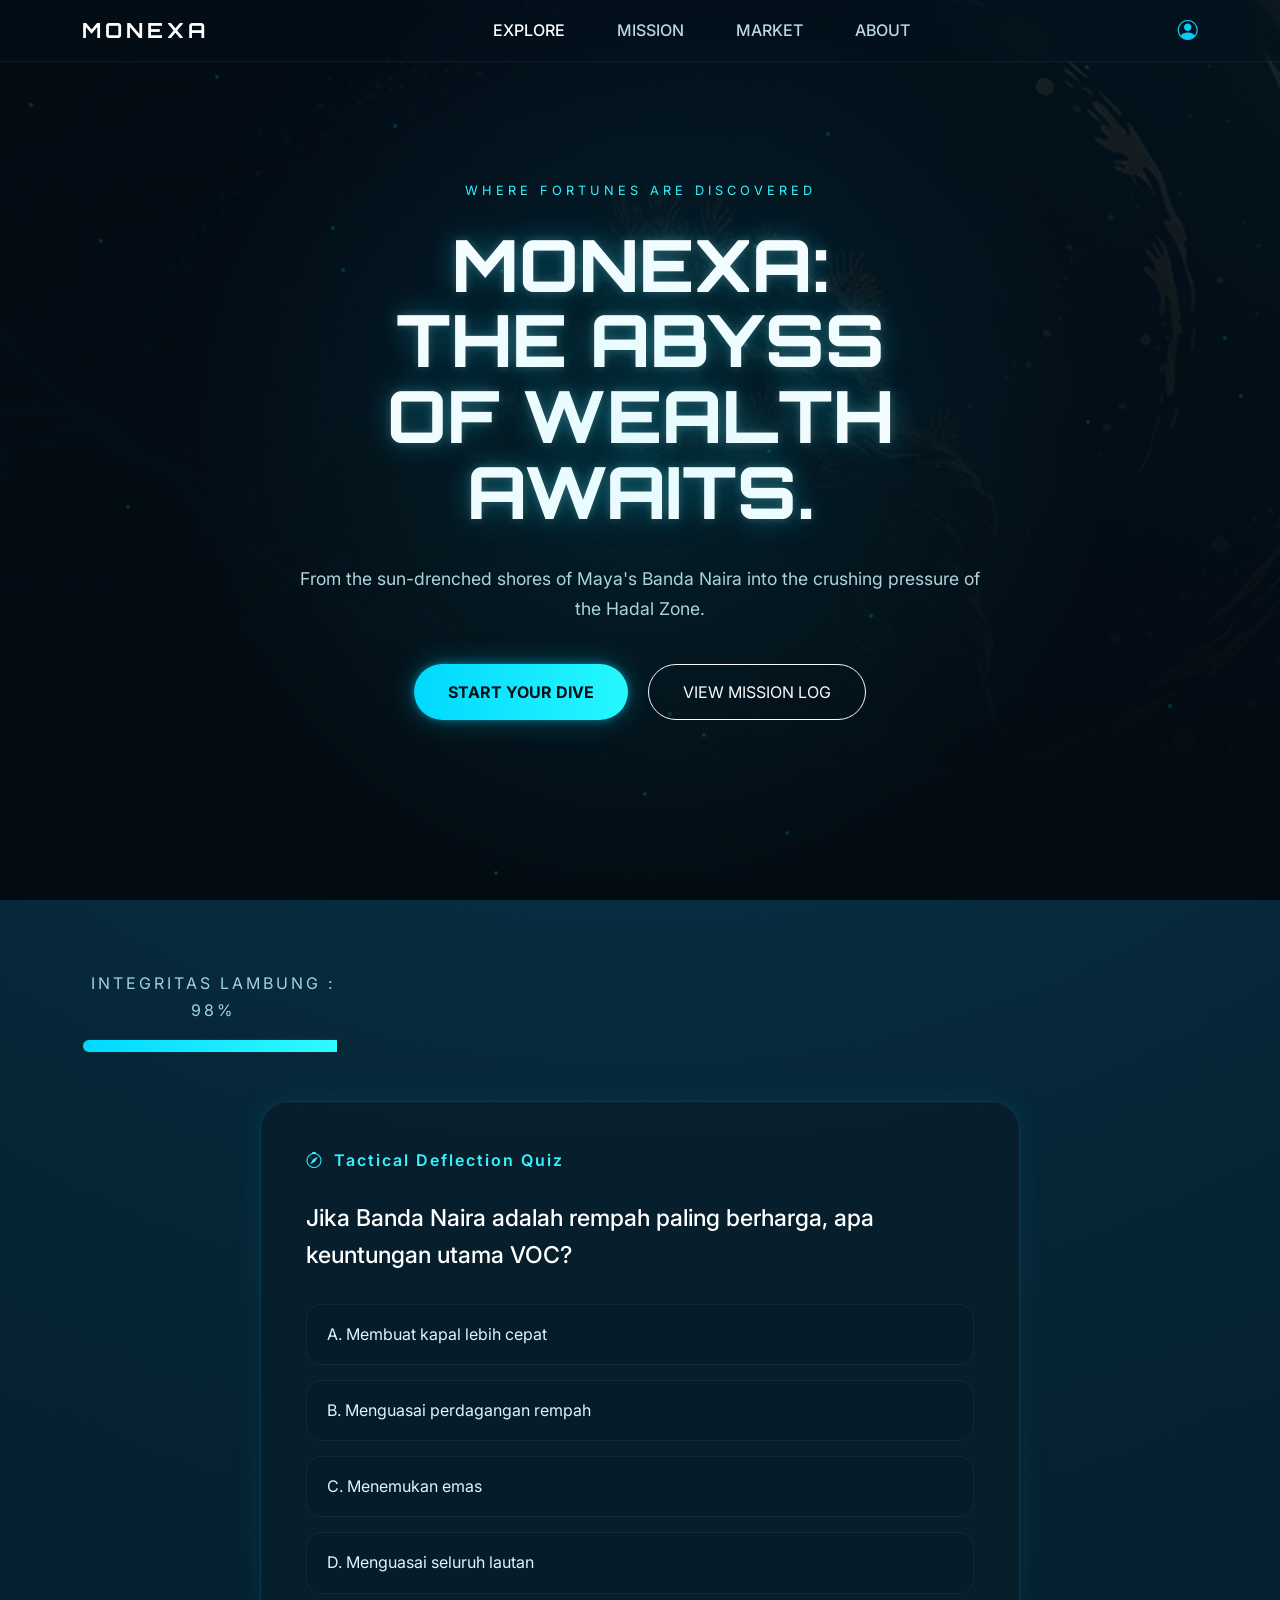
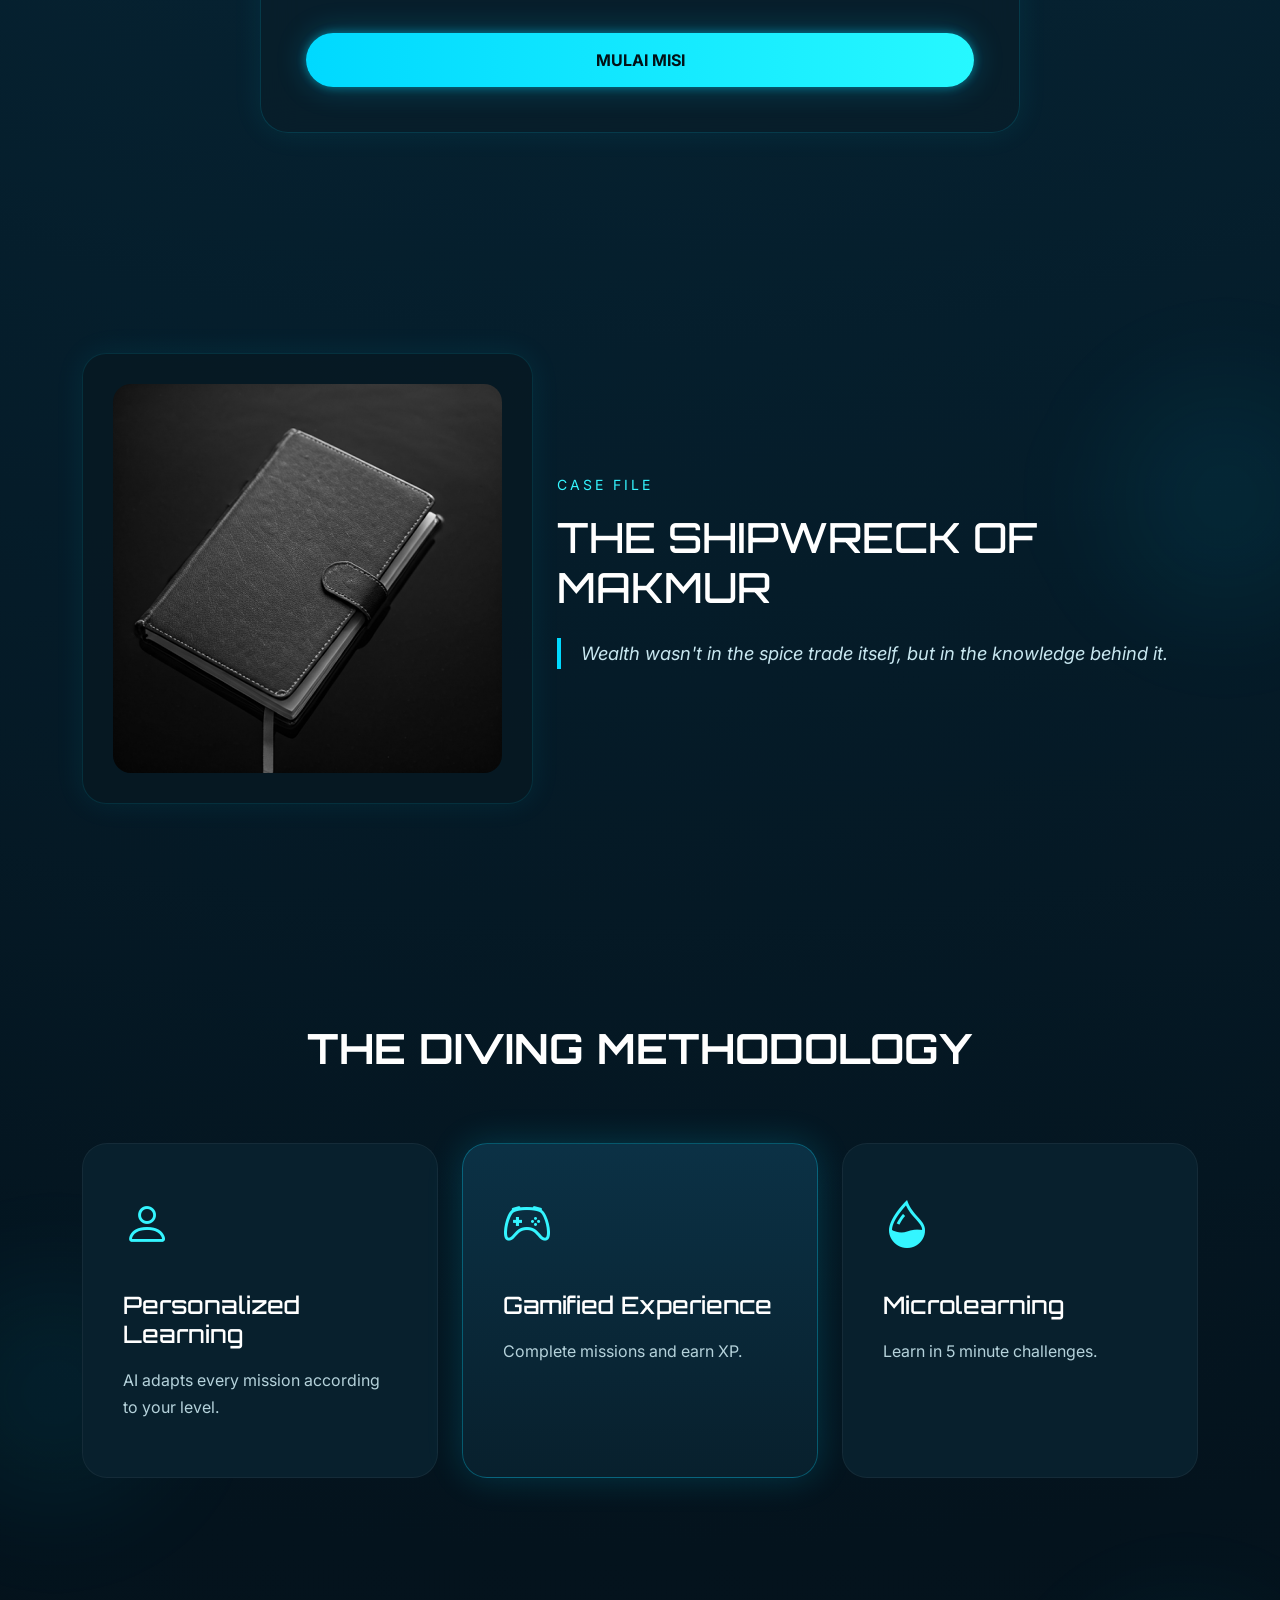
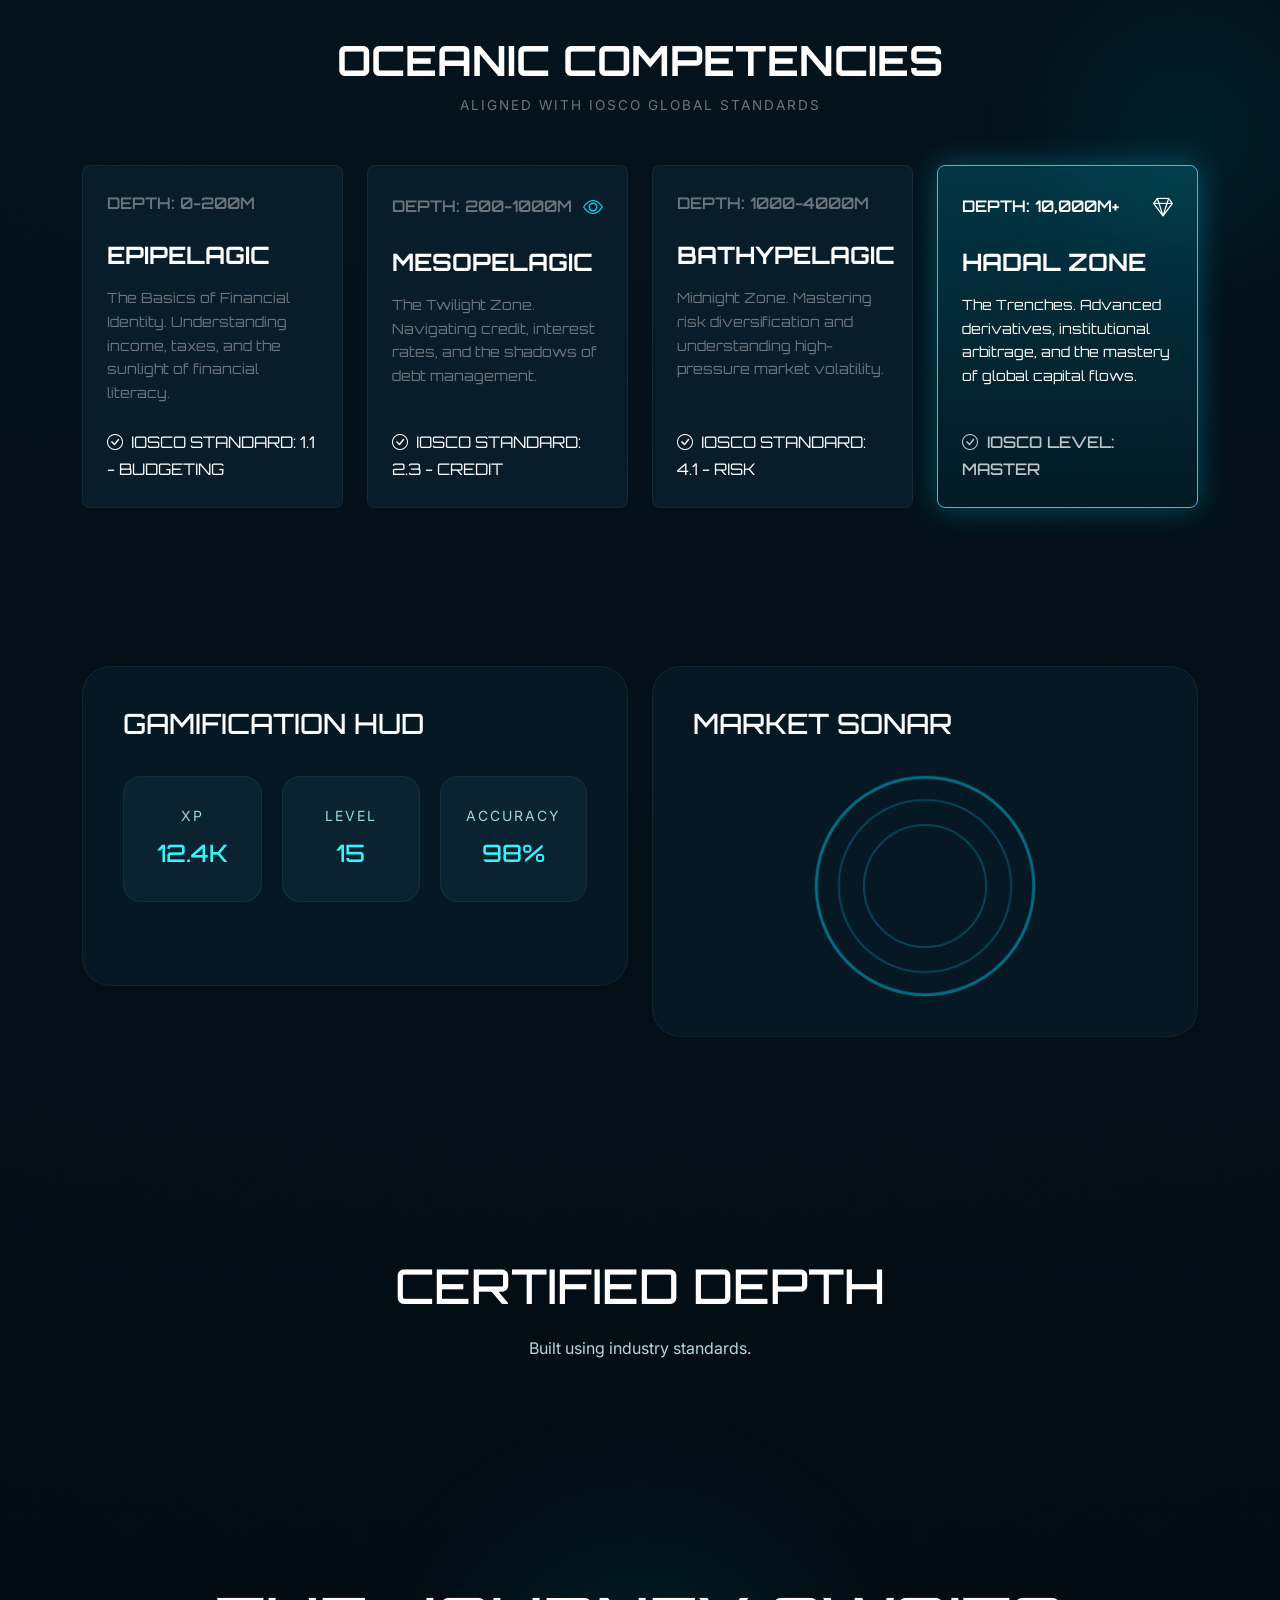
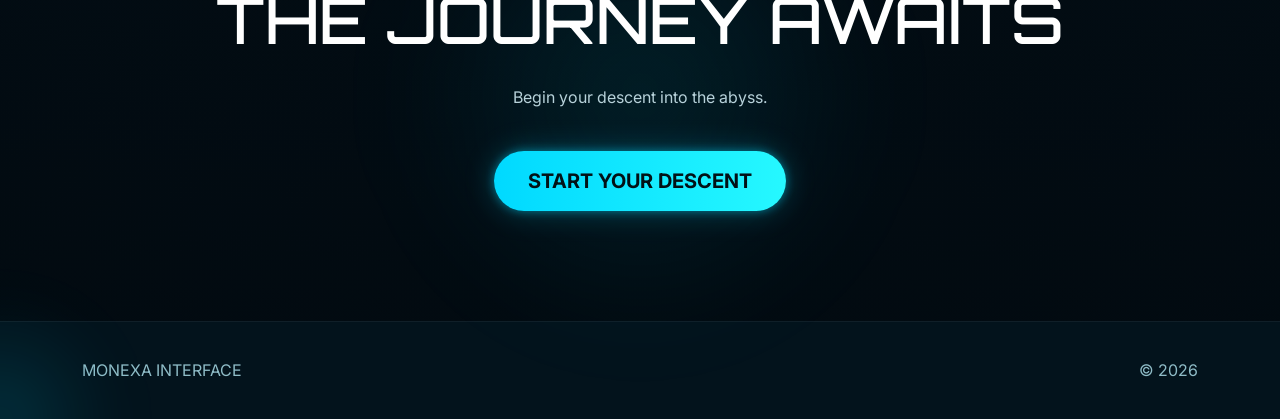
<file: index.html>
<!DOCTYPE html>
<html lang="en">
  <head>
    <meta charset="UTF-8" />
    <meta name="viewport" content="width=device-width, initial-scale=1" />

    <title>MONEXA</title>

    <!-- Bootstrap -->
    <link
      href="https://cdn.jsdelivr.net/npm/bootstrap@5.3.7/dist/css/bootstrap.min.css"
      rel="stylesheet"
    />

    <!-- Bootstrap Icons -->
    <link
      rel="stylesheet"
      href="https://cdn.jsdelivr.net/npm/bootstrap-icons@1.11.3/font/bootstrap-icons.min.css"
    />

    <!-- Google Font -->
    <link
      href="https://fonts.googleapis.com/css2?family=Orbitron:wght@400;600;700;800&family=Inter:wght@300;400;500;600&display=swap"
      rel="stylesheet"
    />

    <!-- CSS -->
    <link rel="stylesheet" href="css/style.css" />
  </head>

  <body>
    <!-- ================= NAVBAR ================= -->

    <nav class="navbar navbar-expand-lg navbar-dark fixed-top">
      <div class="container">
        <a class="navbar-brand fw-bold logo" href="#"> MONEXA </a>

        <button
          class="navbar-toggler"
          data-bs-toggle="collapse"
          data-bs-target="#menu"
        >
          <span class="navbar-toggler-icon"></span>
        </button>

        <div class="collapse navbar-collapse" id="menu">
          <ul class="navbar-nav mx-auto">
            <li class="nav-item">
              <a class="nav-link active">EXPLORE</a>
            </li>

            <li class="nav-item">
              <a class="nav-link">MISSION</a>
            </li>

            <li class="nav-item">
              <a class="nav-link">MARKET</a>
            </li>

            <li class="nav-item">
              <a class="nav-link">ABOUT</a>
            </li>
          </ul>

          <div>
            <i class="bi bi-person-circle text-info fs-5"></i>
          </div>
        </div>
      </div>
    </nav>

    <!-- ================= HERO ================= -->

    <section id="hero">
      <div class="container">
        <div class="row justify-content-center">
          <div class="col-lg-9 text-center">
            <small class="hero-small"> WHERE FORTUNES ARE DISCOVERED </small>

            <h1>
              MONEXA:
              <br />

              THE ABYSS
              <br />

              OF WEALTH AWAITS.
            </h1>

            <p>
              From the sun-drenched shores of Maya's Banda Naira into the
              crushing pressure of the Hadal Zone.
            </p>

            <div class="hero-buttons">
              <button class="btn btn-cyan">START YOUR DIVE</button>

              <button class="btn btn-outline-light">VIEW MISSION LOG</button>
            </div>
          </div>
        </div>
      </div>
    </section>

    <!-- ================= PROGRESS ================= -->

    <!-- ================= QUIZ ================= -->

    <section class="quiz-section">
      <div class="container">
        <div class="row">
          <div class="col-md-3">
            <div class="progress-title">INTEGRITAS LAMBUNG : 98%</div>

            <div class="progress">
              <div class="progress-bar"></div>
            </div>
          </div>
        </div>
        <div class="quiz-card mt-5">
          <div class="quiz-header">
            <i class="bi bi-compass"></i>

            Tactical Deflection Quiz
          </div>

          <h5>
            Jika Banda Naira adalah rempah paling berharga, apa keuntungan utama
            VOC?
          </h5>

          <button class="option">A. Membuat kapal lebih cepat</button>

          <button class="option">B. Menguasai perdagangan rempah</button>

          <button class="option">C. Menemukan emas</button>

          <button class="option">D. Menguasai seluruh lautan</button>

          <button class="btn btn-cyan w-100 mt-4">MULAI MISI</button>
        </div>
      </div>
    </section>

    <!-- ================= SHIPWRECK ================= -->

    <section class="shipwreck">
      <div class="container">
        <div class="row align-items-center">
          <div class="col-lg-5">
            <div class="image-box">
              <img src="assets/notebook.png" class="img-fluid" />
            </div>
          </div>

          <div class="col-lg-7">
            <small> CASE FILE </small>

            <h2>THE SHIPWRECK OF MAKMUR</h2>

            <blockquote>
              Wealth wasn't in the spice trade itself, but in the knowledge
              behind it.
            </blockquote>
          </div>
        </div>
      </div>
    </section>

    <!-- ================= METHODOLOGY ================= -->

    <section class="method">
      <div class="container">
        <h2 class="section-title">THE DIVING METHODOLOGY</h2>

        <div class="row g-4">
          <div class="col-lg-4">
            <div class="feature-card">
              <i class="bi bi-person"></i>

              <h4>Personalized Learning</h4>

              <p>AI adapts every mission according to your level.</p>
            </div>
          </div>

          <div class="col-lg-4">
            <div class="feature-card active-card">
              <i class="bi bi-controller"></i>

              <h4>Gamified Experience</h4>

              <p>Complete missions and earn XP.</p>
            </div>
          </div>

          <div class="col-lg-4">
            <div class="feature-card">
              <i class="bi bi-droplet-half"></i>

              <h4>Microlearning</h4>

              <p>Learn in 5 minute challenges.</p>
            </div>
          </div>
        </div>
      </div>
    </section>

    <!-- ================= COMPETENCIES ================= -->

    <section class="competencies py-5">
      <div class="container">
        <div class="text-center mb-5">
          <h2 class="section-title fw-bold text-white mb-2">
            OCEANIC COMPETENCIES
          </h2>
          <small
            class="text-secondary tracking-widest d-block"
            style="font-size: 0.85rem; letter-spacing: 2px"
          >
            ALIGNED WITH IOSCO GLOBAL STANDARDS
          </small>
        </div>

        <div class="row g-4">
          <div class="col-xl-3 col-md-6">
            <div
              class="level-card d-flex flex-column h-100 p-4 rounded-3 text-start"
            >
              <div
                class="d-flex justify-content-between align-items-center mb-4"
              >
                <span
                  class="depth-text tracking-wider text-uppercase text-secondary fw-semibold"
                  >Depth: 0-200M</span
                >
                <i class="bi bi-drop text-info fs-5"></i>
              </div>
              <h4 class="fw-bold text-white mb-3">EPIPELAGIC</h4>
              <p class="text-secondary small flex-grow-1 mb-4">
                The Basics of Financial Identity. Understanding income, taxes,
                and the sunlight of financial literacy.
              </p>
              <div class="iosco-badge mt-auto">
                <i class="bi bi-check-circle me-1"></i> IOSCO STANDARD: 1.1 -
                BUDGETING
              </div>
            </div>
          </div>

          <div class="col-xl-3 col-md-6">
            <div
              class="level-card d-flex flex-column h-100 p-4 rounded-3 text-start"
            >
              <div
                class="d-flex justify-content-between align-items-center mb-4"
              >
                <span
                  class="depth-text tracking-wider text-uppercase text-secondary fw-semibold"
                  >Depth: 200-1000M</span
                >
                <i class="bi bi-eye text-info fs-5"></i>
              </div>
              <h4 class="fw-bold text-white mb-3">MESOPELAGIC</h4>
              <p class="text-secondary small flex-grow-1 mb-4">
                The Twilight Zone. Navigating credit, interest rates, and the
                shadows of debt management.
              </p>
              <div class="iosco-badge mt-auto">
                <i class="bi bi-check-circle me-1"></i> IOSCO STANDARD: 2.3 -
                CREDIT
              </div>
            </div>
          </div>

          <div class="col-xl-3 col-md-6">
            <div
              class="level-card d-flex flex-column h-100 p-4 rounded-3 text-start"
            >
              <div
                class="d-flex justify-content-between align-items-center mb-4"
              >
                <span
                  class="depth-text tracking-wider text-uppercase text-secondary fw-semibold"
                  >Depth: 1000-4000M</span
                >
                <i class="bi bi-waves text-info fs-5"></i>
              </div>
              <h4 class="fw-bold text-white mb-3">BATHYPELAGIC</h4>
              <p class="text-secondary small flex-grow-1 mb-4">
                Midnight Zone. Mastering risk diversification and understanding
                high-pressure market volatility.
              </p>
              <div class="iosco-badge mt-auto">
                <i class="bi bi-check-circle me-1"></i> IOSCO STANDARD: 4.1 -
                RISK
              </div>
            </div>
          </div>

          <div class="col-xl-3 col-md-6">
            <div
              class="level-card active-level d-flex flex-column h-100 p-4 rounded-3 text-start"
            >
              <div
                class="d-flex justify-content-between align-items-center mb-4"
              >
                <span
                  class="depth-text tracking-wider text-uppercase fw-semibold text-darkopacity"
                  >Depth: 10,000M+</span
                >
                <i class="bi bi-gem text-white fs-5"></i>
              </div>
              <h4 class="fw-bold text-white mb-3">HADAL ZONE</h4>
              <p class="text-white small flex-grow-1 mb-4 opacity-90">
                The Trenches. Advanced derivatives, institutional arbitrage, and
                the mastery of global capital flows.
              </p>
              <div class="iosco-badge text-white mt-auto opacity-75 fw-medium">
                <i class="bi bi-check-circle me-1"></i> IOSCO LEVEL: MASTER
              </div>
            </div>
          </div>
        </div>
      </div>
    </section>

    <!-- ================= DASHBOARD ================= -->

    <section class="dashboard">
      <div class="container">
        <div class="row g-4">
          <div class="col-lg-6">
            <div class="dashboard-card">
              <h3>GAMIFICATION HUD</h3>

              <div class="hud">
                <div>
                  <small>XP</small>

                  <h4>12.4K</h4>
                </div>

                <div>
                  <small>LEVEL</small>

                  <h4>15</h4>
                </div>

                <div>
                  <small>ACCURACY</small>

                  <h4>98%</h4>
                </div>
              </div>
            </div>
          </div>

          <div class="col-lg-6">
            <div class="dashboard-card">
              <h3>MARKET SONAR</h3>

              <div class="sonar-circle"></div>
            </div>
          </div>
        </div>
      </div>
    </section>

    <!-- ================= CERTIFICATION ================= -->

    <section class="certificate">
      <div class="container text-center">
        <h2>CERTIFIED DEPTH</h2>

        <p>Built using industry standards.</p>
      </div>
    </section>

    <!-- ================= CTA ================= -->

    <section class="cta">
      <div class="container text-center">
        <h1>THE JOURNEY AWAITS</h1>

        <p>Begin your descent into the abyss.</p>

        <button class="btn btn-cyan btn-lg">START YOUR DESCENT</button>
      </div>
    </section>

    <!-- ================= FOOTER ================= -->

    <footer>
      <div class="container">
        <div class="row">
          <div class="col">MONEXA INTERFACE</div>

          <div class="col text-end">© 2026</div>
        </div>
      </div>
    </footer>

    <script src="https://cdn.jsdelivr.net/npm/bootstrap@5.3.7/dist/js/bootstrap.bundle.min.js"></script>

    <script src="js/script.js"></script>
  </body>
</html>
</file>
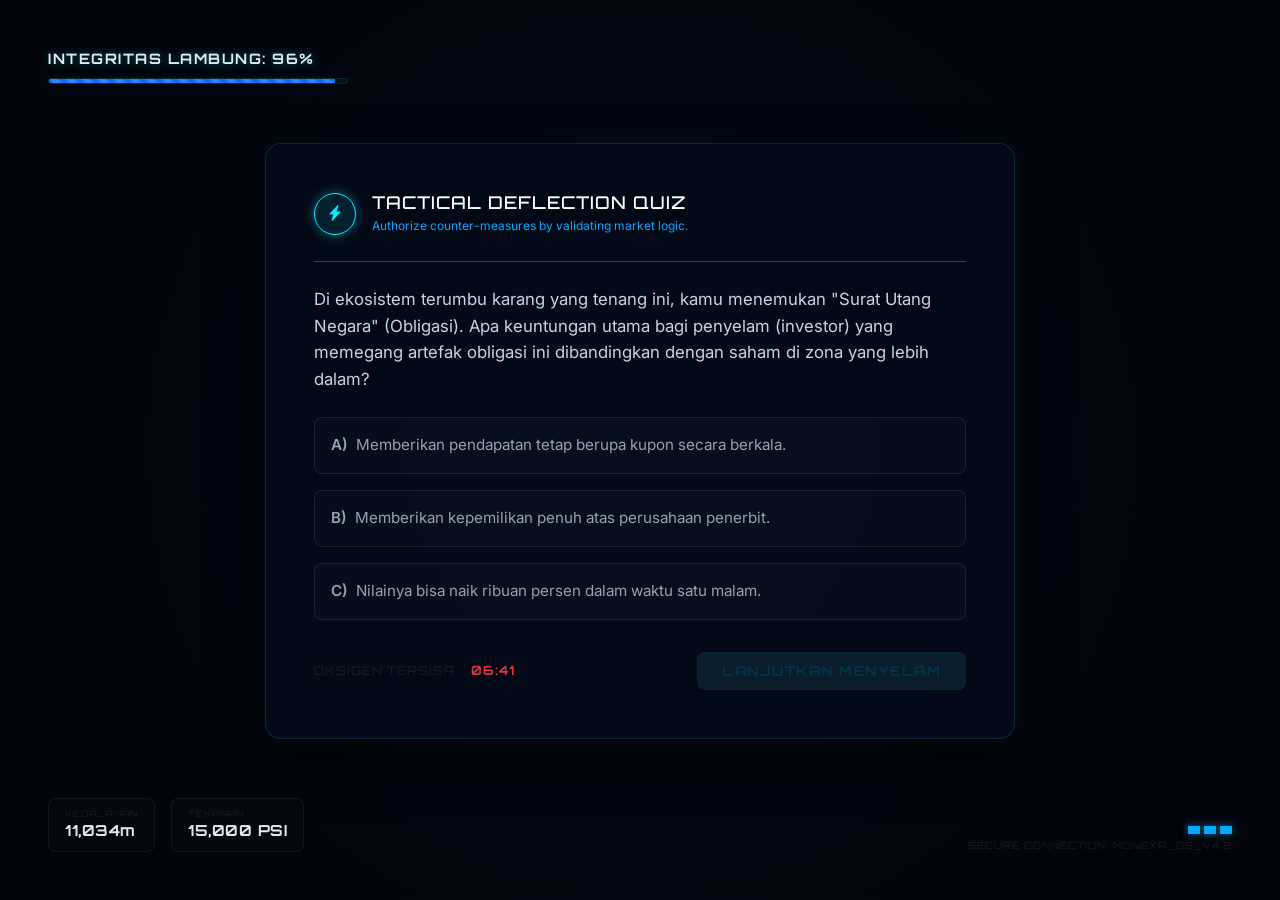
<file: quiz.html>
<!DOCTYPE html>
<html lang="id">
<head>
    <meta charset="UTF-8">
    <meta name="viewport" content="width=device-width, initial-scale=1.0">
    <title>Monexa OS - Tactical Deflection Quiz</title>
    <link href="https://cdn.jsdelivr.net/npm/bootstrap@5.3.2/dist/css/bootstrap.min.css" rel="stylesheet">
    <link rel="stylesheet" href="https://cdn.jsdelivr.net/npm/bootstrap-icons@1.11.2/font/bootstrap-icons.css">
    <link href="https://fonts.googleapis.com/css2?family=Orbitron:wght@500;700;800&family=Inter:wght@400;500;600&display=swap" rel="stylesheet">
    <link rel="stylesheet" href="css/style-quiz.css">
</head>
<body>

    <main class="quiz-screen d-flex flex-column justify-content-between p-4 p-md-5">
        
        <div class="header-status">
            <div class="hud-label text-cyan mb-2">INTEGRITAS LAMBUNG: <span id="hull-value">96%</span></div>
            <div class="progress custom-progress bg-dark-cyan">
                <div class="progress-bar bg-cyan progress-bar-striped progress-bar-animated" style="width: 96%"></div>
            </div>
        </div>

        <div class="container my-auto">
            <div class="quiz-main-card mx-auto p-4 p-md-5">
                
                <div class="d-flex align-items-center mb-4">
                    <div class="icon-badge-cyan me-3">
                        <i class="bi bi-lightning-charge-fill"></i>
                    </div>
                    <div>
                        <h4 class="quiz-card-title text-white mb-0">TACTICAL DEFLECTION QUIZ</h4>
                        <small class="text-secondary-cyan">Authorize counter-measures by validating market logic.</small>
                    </div>
                </div>

                <hr class="border-secondary-cyan opacity-25 mb-4">

                <p class="quiz-question text-light mb-4">
                    Di ekosistem terumbu karang yang tenang ini, kamu menemukan "Surat Utang Negara" (Obligasi). Apa keuntungan utama bagi penyelam (investor) yang memegang artefak obligasi ini dibandingkan dengan saham di zona yang lebih dalam?
                </p>

                <div class="options-wrapper d-flex flex-column gap-3 mb-4">
                    <button class="option-btn text-start p-3 rounded-3" data-option="A">
                        <span class="opt-prefix">A)</span> Memberikan pendapatan tetap berupa kupon secara berkala.
                    </button>
                    <button class="option-btn text-start p-3 rounded-3" data-option="B">
                        <span class="opt-prefix">B)</span> Memberikan kepemilikan penuh atas perusahaan penerbit.
                    </button>
                    <button class="option-btn text-start p-3 rounded-3" data-option="C">
                        <span class="opt-prefix">C)</span> Nilainya bisa naik ribuan persen dalam waktu satu malam.
                    </button>
                </div>

                <div class="d-flex justify-content-between align-items-center flex-wrap gap-3 pt-2">
                    <div class="timer-display">
                        <span class="text-muted fs-7">OKSIGEN TERSISA :</span>
                        <span class="text-danger fw-bold ms-1 text-blink" id="countdown">06:42</span>
                    </div>
                    <button class="btn btn-action-dive tracking-wider fw-bold px-4 py-2" id="btnSubmitQuiz" disabled>
                        LANJUTKAN MENYELAM
                    </button>
                </div>

            </div>
        </div>

        <div class="d-flex justify-content-between align-items-end w-100 flex-wrap gap-3">
            <div class="d-flex gap-3">
                <div class="metric-box p-2 px-3">
                    <div class="metric-label text-muted">KEDALAMAN</div>
                    <div class="metric-val text-cyan fw-bold">11,034m</div>
                </div>
                <div class="metric-box p-2 px-3">
                    <div class="metric-label text-muted">TEKANAN</div>
                    <div class="metric-val text-cyan fw-bold">15,000 PSI</div>
                </div>
            </div>

            <div class="text-end d-flex flex-column align-items-end">
                <div class="d-flex gap-1 mb-1">
                    <span class="node-bar active"></span>
                    <span class="node-bar active"></span>
                    <span class="node-bar active"></span>
                </div>
                <div class="connection-text text-muted">SECURE CONNECTION: MONEXA_OS_v4.2</div>
            </div>
        </div>

    </main>

    <script src="https://cdn.jsdelivr.net/npm/bootstrap@5.3.2/dist/js/bootstrap.bundle.min.js"></script>
    <script src="js/script.js"></script>
</body>
</html>
</file>
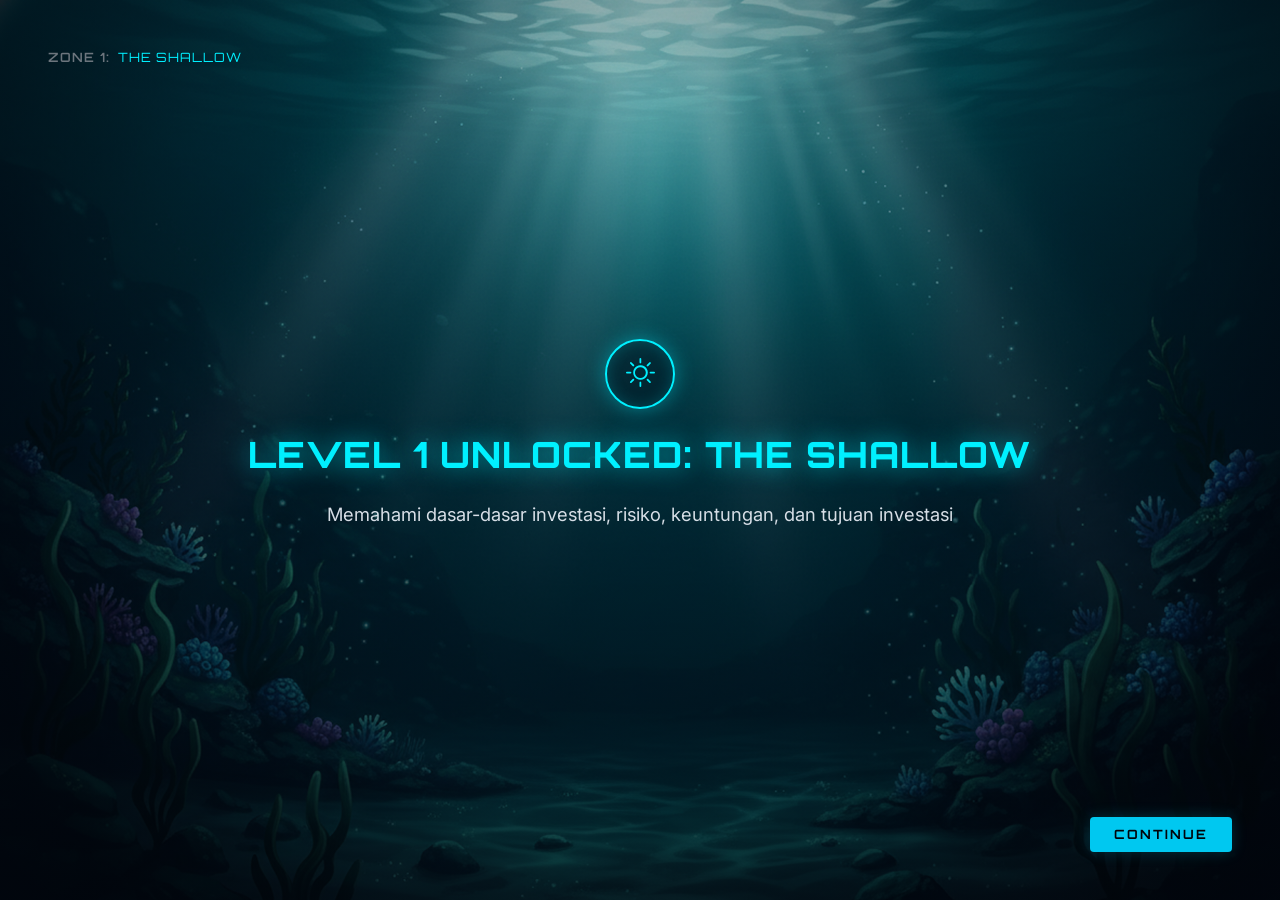
<file: unlocked_materi.html>
<!DOCTYPE html>
<html lang="id">
<head>
    <meta charset="UTF-8">
    <meta name="viewport" content="width=device-width, initial-scale=1.0">
    <title>Monexa - Level Unlocked</title>
    <link href="https://cdn.jsdelivr.net/npm/bootstrap@5.3.2/dist/css/bootstrap.min.css" rel="stylesheet">
    <link rel="stylesheet" href="https://cdn.jsdelivr.net/npm/bootstrap-icons@1.11.2/font/bootstrap-icons.css">
    <link href="https://fonts.googleapis.com/css2?family=Orbitron:wght@700;800&family=Inter:wght@400;500&display=swap" rel="stylesheet">
    <link rel="stylesheet" href="css/style_materi.css">
</head>
<body>

    <main class="level-unlock-screen d-flex flex-column justify-content-between p-4 p-md-5">
        
        <div class="zone-indicator">
            <span class="text-secondary fw-semibold">ZONE 1:</span> 
            <span class="text-cyan tracking-wider ms-1">THE SHALLOW</span>
        </div>

        <div class="container text-center my-auto">
            <div class="icon-glow-circle mx-auto mb-4">
                <i class="bi bi-brightness-high"></i>
            </div>
            
            <h1 class="level-title fw-extrabold text-cyan text-glow mb-4">
                LEVEL 1 UNLOCKED: THE SHALLOW
            </h1>
            
            <p class="level-description text-light mx-auto leading-relaxed">
                Memahami dasar-dasar investasi, risiko, keuntungan, dan tujuan investasi
            </p>
        </div>

        <div class="d-flex justify-content-end w-100">
            <a class="btn btn-continue tracking-widest fw-bold px-4 py-2" href="materi-lumo.html">
                CONTINUE
            </a>
        </div>

    </main>

    <script src="https://cdn.jsdelivr.net/npm/bootstrap@5.3.2/dist/js/bootstrap.bundle.min.js"></script>
    <script src="js/script.js"></script>
</body>
</html>
</file>
<file: css/style.css>
/* ==========================================
   MONEXA LANDING PAGE
   PART 2A
========================================== */

:root{

    --bg:#04131d;
    --bg2:#061b28;
    --primary:#00d9ff;
    --secondary:#34f5ff;
    --text:#eefcff;
    --muted:#8db7c4;
    --card:#0b2232;
    --border:rgba(0,217,255,.18);

    --glow:0 0 10px rgba(0,217,255,.45),
            0 0 30px rgba(0,217,255,.25);

}

*{

    margin:0;
    padding:0;
    box-sizing:border-box;

}

html{

    scroll-behavior:smooth;

}

body{

    font-family:'Inter',sans-serif;

    background:
        radial-gradient(circle at top,
        #0b3f59 0%,
        #062434 25%,
        #04131d 60%,
        #020a10 100%);

    color:white;

    overflow-x:hidden;

    line-height:1.7;

}

/* =============================== */

body::before{

    content:"";

    position:fixed;

    width:100%;
    height:100%;

    left:0;
    top:0;

    background-image:

        linear-gradient(rgba(255,255,255,.02) 1px,transparent 1px),
        linear-gradient(90deg,rgba(255,255,255,.02) 1px,transparent 1px);

    background-size:45px 45px;

    opacity:.4;

    pointer-events:none;

    z-index:-2;

}

/* =============================== */

body::after{

    content:"";

    position:fixed;

    width:700px;
    height:700px;

    background:radial-gradient(circle,
        rgba(0,217,255,.12),
        transparent 70%);

    filter:blur(80px);

    top:-250px;
    left:50%;

    transform:translateX(-50%);

    z-index:-1;

}

/* ===================================== */

section{

    padding:110px 0;

}

/* ===================================== */

.logo{

    font-family:'Orbitron',sans-serif;

    letter-spacing:4px;

    font-size:1.3rem;

    color:white !important;

}

/* ===================================== */

.section-title{

    font-family:'Orbitron',sans-serif;

    text-align:center;

    margin-bottom:70px;

    font-size:2.6rem;

    font-weight:700;

}

/* ===================================== */

.navbar{

    background:rgba(4,19,29,.35);

    backdrop-filter:blur(14px);

    border-bottom:1px solid rgba(255,255,255,.05);

    transition:.35s;

}

.navbar.scrolled{

    background:#03131d;

}

.nav-link{

    color:#bcd7df !important;

    margin-left:18px;

    margin-right:18px;

    transition:.3s;

    font-weight:500;

}

.nav-link:hover{

    color:var(--secondary)!important;

}

.nav-link.active{

    color:white!important;

}

/* ===================================== */

#hero{

    min-height:100vh;

    display:flex;

    align-items:center;

    position:relative;

    background:
        linear-gradient(
            rgba(2,10,16,.75),
            rgba(2,10,16,.88)
        ),
        url("../assets/hero-bg.jpg");

    background-size:cover;

    background-position:center;

    background-repeat:no-repeat;

}

/* ===================================== */

#hero::before{

    content:"";

    position:absolute;

    inset:0;

    background:

    radial-gradient(circle at center,
    rgba(0,217,255,.10),
    transparent 60%);

}

/* ===================================== */

.hero-small{

    color:var(--secondary);

    text-transform:uppercase;

    letter-spacing:4px;

    display:block;

    margin-bottom:25px;

    font-size:.8rem;

}

/* ===================================== */

#hero h1{

    font-family:'Orbitron',sans-serif;

    font-size:4.5rem;

    font-weight:800;

    line-height:1.05;

    text-shadow:

    0 0 10px rgba(255,255,255,.2),

    0 0 30px rgba(0,217,255,.35);

}

/* ===================================== */

#hero p{

    color:#b7d3db;

    max-width:700px;

    margin:35px auto;

    font-size:1.1rem;

}

/* ===================================== */

.hero-buttons{

    display:flex;

    justify-content:center;

    gap:20px;

    flex-wrap:wrap;

    margin-top:40px;

}

/* ===================================== */

.btn-cyan{

    background:linear-gradient(90deg,
    #00d9ff,
    #26f8ff);

    border:none;

    color:#021116;

    padding:15px 34px;

    border-radius:50px;

    font-weight:700;

    transition:.35s;

    box-shadow:var(--glow);

}

.btn-cyan:hover{

    transform:translateY(-4px);

    box-shadow:

    0 0 20px rgba(0,217,255,.8),

    0 0 50px rgba(0,217,255,.4);

}

/* ===================================== */

.btn-outline-light{

    border-radius:50px;

    padding:15px 34px;

}

/* ===================================== */

.progress-section{

    padding-top:0;

}

/* ===================================== */

.progress-title{

    color:#9fd3df;

    margin-bottom:15px;

    letter-spacing:3px;

    text-align:center;

}

/* ===================================== */

.progress{

    height:14px;

    border-radius:20px;

    overflow:hidden;

    background:#09202d;

    border:1px solid rgba(255,255,255,.05);

}

/* ===================================== */

.progress-bar{

    width:98%;

    background:

    linear-gradient(90deg,
    #00d9ff,
    #2ffaff);

    animation:loadBar 2.5s ease;

}

/* ===================================== */

@keyframes loadBar{

    from{

        width:0%;

    }

    to{

        width:98%;

    }

}

/* ===================================== */

.glass{

    background:rgba(12,34,48,.65);

    backdrop-filter:blur(20px);

    border:1px solid var(--border);

    border-radius:24px;

}

/* ===================================== */

.glow{

    box-shadow:var(--glow);

}

/* ===================================== */

.text-cyan{

    color:var(--secondary);

}

/* ===================================== */

hr.line{

    border:none;

    height:1px;

    background:rgba(255,255,255,.08);

    margin:80px 0;

}

/* ===================================== */

::-webkit-scrollbar{

    width:10px;

}

::-webkit-scrollbar-thumb{

    background:#0aa9c6;

    border-radius:20px;

}

::-webkit-scrollbar-track{

    background:#021018;

}

/* ==========================================
   PART 2B
   QUIZ • SHIPWRECK • FEATURES • COMPETENCIES
========================================== */

/* ===============================
   QUIZ SECTION
=============================== */

.quiz-section{

    padding-top:70px;

}

.quiz-card{

    max-width:760px;

    margin:auto;

    background:rgba(8,30,42,.75);

    backdrop-filter:blur(18px);

    border:1px solid rgba(0,217,255,.15);

    border-radius:28px;

    padding:45px;

    box-shadow:
        0 0 30px rgba(0,217,255,.08);

    transition:.35s;

}

.quiz-card:hover{

    transform:translateY(-6px);

    box-shadow:
        0 0 35px rgba(0,217,255,.20);

}

.quiz-header{

    display:flex;

    align-items:center;

    gap:10px;

    color:var(--secondary);

    font-weight:600;

    letter-spacing:2px;

    margin-bottom:25px;

}

.quiz-card h5{

    font-size:1.45rem;

    margin-bottom:30px;

    line-height:1.6;

}

.option{

    width:100%;

    background:#071c29;

    color:#d8f8ff;

    border:1px solid rgba(255,255,255,.05);

    padding:16px 20px;

    text-align:left;

    border-radius:15px;

    margin-bottom:15px;

    transition:.3s;

}

.option:hover{

    border-color:var(--primary);

    background:#0b2737;

    transform:translateX(6px);

}

/* ===============================
   SHIPWRECK
=============================== */

.shipwreck{

    position:relative;

}

.image-box{

    background:rgba(7,24,34,.75);

    border-radius:24px;

    padding:30px;

    border:1px solid rgba(0,217,255,.12);

    box-shadow:0 0 30px rgba(0,217,255,.08);

    text-align:center;

}

.image-box img{

    width:100%;

    border-radius:18px;

}

.shipwreck small{

    color:var(--secondary);

    letter-spacing:3px;

    text-transform:uppercase;

}

.shipwreck h2{

    font-family:'Orbitron',sans-serif;

    font-size:2.6rem;

    margin:15px 0 25px;

}

.shipwreck blockquote{

    border-left:4px solid var(--primary);

    padding-left:20px;

    color:#c7e6ef;

    font-size:1.15rem;

    font-style:italic;

}

/* ===============================
   METHODOLOGY
=============================== */

.method{

    position:relative;

}

.feature-card{

    background:#08202d;

    border-radius:25px;

    padding:40px;

    border:1px solid rgba(255,255,255,.05);

    transition:.35s;

    height:100%;

}

.feature-card:hover{

    transform:translateY(-10px);

    border-color:var(--primary);

    box-shadow:

        0 0 30px rgba(0,217,255,.20);

}

.feature-card i{

    font-size:3rem;

    color:var(--secondary);

    margin-bottom:25px;

    display:block;

}

.feature-card h4{

    font-family:'Orbitron',sans-serif;

    margin-bottom:18px;

}

.feature-card p{

    color:#b5d2db;

}

.active-card{

    background:linear-gradient(
        180deg,
        #0b3145,
        #08202d);

    border-color:rgba(0,217,255,.30);

    box-shadow:
        0 0 35px rgba(0,217,255,.18);

}

/* ===============================
   COMPETENCIES
=============================== */

.competencies{

    position:relative;

}

.level-card{

    background:#081d29;

    border:1px solid rgba(255,255,255,.05);

    border-radius:22px;

    padding:60px 20px;

    text-align:center;

    font-family:'Orbitron',sans-serif;

    transition:.35s;

    cursor:pointer;

}

.level-card:hover{

    transform:translateY(-8px);

    border-color:var(--primary);

    box-shadow:
        0 0 25px rgba(0,217,255,.15);

}

.active-level{

    background:

    linear-gradient(
        180deg,
        rgba(0,217,255,.18),
        rgba(0,217,255,.05));

    border-color:var(--primary);

    box-shadow:
        0 0 30px rgba(0,217,255,.30);

}

/* ===============================
   FLOATING GLOW
=============================== */

.shipwreck::before,
.method::before,
.competencies::before{

    content:"";

    position:absolute;

    width:350px;

    height:350px;

    border-radius:50%;

    background:
    radial-gradient(circle,
    rgba(0,217,255,.08),
    transparent 70%);

    filter:blur(40px);

    z-index:-1;

}

.shipwreck::before{

    right:-120px;

    top:80px;

}

.method::before{

    left:-120px;

    bottom:20px;

}

.competencies::before{

    right:-80px;

    top:-30px;

}

/* ==========================================
   PART 2C
   DASHBOARD • CERTIFICATE • CTA • FOOTER
   RESPONSIVE • ANIMATIONS
==========================================*/

/* ===============================
   DASHBOARD
=============================== */

.dashboard{

    position:relative;

}

.dashboard-card{

    background:rgba(8,28,40,.78);

    border:1px solid rgba(255,255,255,.05);

    border-radius:28px;

    padding:40px;

    min-height:320px;

    backdrop-filter:blur(20px);

    transition:.35s;

}

.dashboard-card:hover{

    transform:translateY(-8px);

    border-color:var(--primary);

    box-shadow:
        0 0 35px rgba(0,217,255,.20);

}

.dashboard-card h3{

    font-family:'Orbitron',sans-serif;

    margin-bottom:35px;

}

/* ===============================
   HUD
=============================== */

.hud{

    display:flex;

    justify-content:space-between;

    align-items:center;

    gap:20px;

    margin-top:30px;

}

.hud div{

    flex:1;

    text-align:center;

    padding:25px;

    border-radius:18px;

    background:#0b2231;

    border:1px solid rgba(255,255,255,.05);

    transition:.3s;

}

.hud div:hover{

    border-color:var(--primary);

    transform:translateY(-5px);

}

.hud small{

    color:#9fd5df;

    letter-spacing:2px;

}

.hud h4{

    margin-top:10px;

    color:var(--secondary);

    font-family:'Orbitron',sans-serif;

}

/* ===============================
   SONAR
=============================== */

.sonar-circle{

    width:220px;

    height:220px;

    border-radius:50%;

    margin:auto;

    position:relative;

    border:3px solid rgba(0,217,255,.45);

    animation:rotateRadar 10s linear infinite;

}

.sonar-circle::before,
.sonar-circle::after{

    content:"";

    position:absolute;

    inset:20px;

    border-radius:50%;

    border:2px solid rgba(0,217,255,.25);

}

.sonar-circle::after{

    inset:45px;

}

.sonar-circle span{

    position:absolute;

    width:4px;

    height:50%;

    background:linear-gradient(to top,
        transparent,
        rgba(0,255,255,.9));

    left:50%;

    bottom:50%;

    transform-origin:bottom;

}

@keyframes rotateRadar{

    from{

        transform:rotate(0deg);

    }

    to{

        transform:rotate(360deg);

    }

}

/* ===============================
   CERTIFICATE
=============================== */

.certificate{

    text-align:center;

}

.certificate h2{

    font-family:'Orbitron',sans-serif;

    font-size:3rem;

    margin-bottom:20px;

}

.certificate p{

    color:#b8d6df;

    max-width:650px;

    margin:auto;

}

/* ===============================
   CTA
=============================== */

.cta{

    position:relative;

    text-align:center;

}

.cta h1{

    font-family:'Orbitron',sans-serif;

    font-size:4rem;

    margin-bottom:25px;

}

.cta p{

    color:#b7d2da;

    max-width:700px;

    margin:0 auto 40px;

}

.cta::before{

    content:"";

    position:absolute;

    width:500px;

    height:500px;

    background:

    radial-gradient(circle,
    rgba(0,217,255,.10),
    transparent 70%);

    left:50%;

    top:50%;

    transform:translate(-50%,-50%);

    filter:blur(50px);

    z-index:-1;

}

/* ===============================
   FOOTER
=============================== */

footer{

    padding:35px 0;

    border-top:1px solid rgba(255,255,255,.05);

    color:#8fbcc7;

    background:#03131c;

}

/* ===============================
   FLOATING ANIMATION
=============================== */

@keyframes floating{

    0%{

        transform:translateY(0);

    }

    50%{

        transform:translateY(-8px);

    }

    100%{

        transform:translateY(0);

    }

}

.feature-card{

    animation:floating 6s ease-in-out infinite;

}

.feature-card:nth-child(2){

    animation-delay:1s;

}

.feature-card:nth-child(3){

    animation-delay:2s;

}

/* ===============================
   FADE IN
=============================== */

.fade-up{

    opacity:0;

    transform:translateY(35px);

    transition:all .8s ease;

}

.fade-up.show{

    opacity:1;

    transform:translateY(0);

}

/* ===============================
   RESPONSIVE
=============================== */

@media(max-width:1200px){

    #hero h1{

        font-size:3.8rem;

    }

}

@media(max-width:992px){

    section{

        padding:90px 0;

    }

    #hero{

        text-align:center;

        padding-top:120px;

    }

    #hero h1{

        font-size:3rem;

    }

    .section-title{

        font-size:2.2rem;

    }

    .shipwreck h2{

        margin-top:35px;

    }

    .hud{

        flex-direction:column;

    }

}

@media(max-width:768px){

    .quiz-card{

        padding:28px;

    }

    .dashboard-card{

        padding:28px;

    }

    .cta h1{

        font-size:2.6rem;

    }

    .certificate h2{

        font-size:2.2rem;

    }

    #hero h1{

        font-size:2.4rem;

    }

    .hero-buttons{

        flex-direction:column;

    }

    .btn{

        width:100%;

    }

}

@media(max-width:576px){

    .section-title{

        font-size:1.9rem;

    }

    .shipwreck h2{

        font-size:2rem;

    }

    .quiz-card h5{

        font-size:1.2rem;

    }

    .sonar-circle{

        width:170px;

        height:170px;

    }

}

/* ===============================
   SELECTION
=============================== */

::selection{

    background:#00d9ff;

    color:#04131d;

}

/* ===============================
   END
=============================== */

/* Ripple */

.btn{

    position:relative;

    overflow:hidden;

}

.ripple{

    position:absolute;

    border-radius:50%;

    transform:scale(0);

    animation:ripple .6s linear;

    background:rgba(255,255,255,.4);

}

@keyframes ripple{

    to{

        transform:scale(4);

        opacity:0;

    }

}

/* Particle */

.particle{

    position:fixed;

    width:4px;

    height:4px;

    border-radius:50%;

    background:#00d9ff;

    opacity:.18;

    pointer-events:none;

    animation:particleFloat linear infinite;

}

@keyframes particleFloat{

    from{

        transform:translateY(0);

    }

    to{

        transform:translateY(-120vh);

    }

}

/* Mouse Glow */

#mouseGlow{

    position:fixed;

    width:220px;

    height:220px;

    border-radius:50%;

    background:radial-gradient(circle,
    rgba(0,217,255,.18),
    transparent 70%);

    transform:translate(-50%,-50%);

    pointer-events:none;

    filter:blur(35px);

    z-index:0;

}
</file>
<file: css/style-quiz.css>
/* --- VARIABLE & RESET SYSTEM --- */
:root {
    --cyan-primary: #00f0ff;
    --cyan-glow: rgba(0, 240, 255, 0.4);
    --bg-main: #020712;
    --card-fill: rgba(3, 10, 24, 0.85);
    --border-color: rgba(0, 240, 255, 0.15);
    --font-orbitron: 'Orbitron', sans-serif;
    --font-inter: 'Inter', sans-serif;
}

body {
    background-color: var(--bg-main);
    color: #e2e8f0;
    overflow: hidden;
    min-height: 100vh;
}

/* Base Screen Layout */
.quiz-screen {
    min-height: 100vh;
    width: 100vw;
    background: radial-gradient(circle at 50% 50%, rgba(2, 12, 32, 0.4) 0%, #01040a 100%);
    position: relative;
}

.fs-7 { font-size: 0.75rem; }

/* --- HEADER / PROGRESS BAR ANIMATION --- */
.hud-label {
    font-family: var(--font-orbitron);
    font-size: 0.9rem;
    font-weight: 700;
    letter-spacing: 1.5px;
    text-shadow: 0 0 10px var(--cyan-glow);
}

.custom-progress {
    height: 6px;
    background-color: rgba(0, 240, 255, 0.05) !important;
    border-radius: 50px;
    max-width: 300px;
    border: 1px solid rgba(0, 240, 255, 0.1);
}

/* --- INTERACTIVE MAIN CARD --- */
.quiz-main-card {
    background: var(--card-fill);
    backdrop-filter: blur(20px);
    -webkit-backdrop-filter: blur(20px);
    border: 1.5px solid var(--border-color);
    border-radius: 16px;
    max-width: 750px;
    box-shadow: 0 20px 50px rgba(0, 0, 0, 0.6), 0 0 40px rgba(0, 240, 255, 0.03);
    animation: floatCard 6s ease-in-out infinite;
}

@keyframes floatCard {
    0%, 100% { transform: translateY(0); }
    50% { transform: translateY(-8px); }
}

.icon-badge-cyan {
    width: 42px;
    height: 42px;
    background: rgba(0, 240, 255, 0.1);
    border: 1px solid var(--cyan-primary);
    border-radius: 50%;
    display: flex;
    align-items: center;
    justify-content: center;
    color: var(--cyan-primary);
    box-shadow: 0 0 12px var(--cyan-glow);
}

.quiz-card-title {
    font-family: var(--font-orbitron);
    font-size: 1.1rem;
    letter-spacing: 1px;
}

.text-secondary-cyan {
    color: #00a8ff;
    font-size: 0.75rem;
    font-family: var(--font-inter);
}

.quiz-question {
    font-family: var(--font-inter);
    font-size: 1.05rem;
    line-height: 1.6;
    color: #cbd5e1 !important;
}

/* --- BUTTON OPTIONS OPTIONS --- */
.option-btn {
    background: rgba(255, 255, 255, 0.02);
    border: 1px solid rgba(255, 255, 255, 0.08);
    color: #94a3b8;
    width: 100%;
    font-family: var(--font-inter);
    font-size: 0.95rem;
    transition: all 0.2s cubic-bezier(0.4, 0, 0.2, 1);
}

.option-btn:hover {
    background: rgba(0, 240, 255, 0.03);
    border-color: rgba(0, 240, 255, 0.3);
    color: #f1f5f9;
    transform: translateX(4px);
}

.option-btn.selected {
    background: rgba(0, 240, 255, 0.08) !important;
    border-color: var(--cyan-primary) !important;
    color: #ffffff !important;
    box-shadow: 0 0 15px rgba(0, 240, 255, 0.15), inset 0 0 10px rgba(0, 240, 255, 0.05);
}

.opt-prefix {
    font-weight: 600;
    margin-right: 4px;
}

/* --- TIMER & BOTTOM ACTIONS --- */
.timer-display {
    font-family: var(--font-orbitron);
    font-size: 0.8rem;
    letter-spacing: 1px;
}

.text-blink {
    animation: textBlinkEffect 1.5s infinite steps(1);
}

@keyframes textBlinkEffect {
    50% { opacity: 0.4; }
}

.btn-action-dive {
    background-color: #00c8f0;
    color: #01040a;
    border: none;
    border-radius: 8px;
    font-family: var(--font-orbitron);
    font-size: 0.85rem;
    font-weight: 700;
    letter-spacing: 1.5px;
    box-shadow: 0 0 20px rgba(0, 200, 240, 0.3);
    transition: all 0.25s ease;
}

.btn-action-dive:hover:not(:disabled) {
    background-color: var(--cyan-primary);
    box-shadow: 0 0 30px rgba(0, 240, 255, 0.7);
    color: #01040a;
    transform: translateY(-1px);
}

.btn-action-dive:disabled {
    background-color: #0d293a;
    color: #004e69;
    box-shadow: none;
    cursor: not-allowed;
    border: 1px solid rgba(0, 240, 255, 0.05);
}

/* --- FOOTER UTILITIES METRIC BOXES --- */
.metric-box {
    background: rgba(255, 255, 255, 0.01);
    border: 1px solid rgba(255, 255, 255, 0.06);
    border-radius: 8px;
    min-width: 100px;
}

.metric-label {
    font-family: var(--font-orbitron);
    font-size: 0.55rem;
    letter-spacing: 1px;
}

.metric-val {
    font-family: var(--font-orbitron);
    font-size: 0.95rem;
    letter-spacing: 0.5px;
}

.connection-text {
    font-family: var(--font-orbitron);
    font-size: 0.6rem;
    letter-spacing: 1px;
}

.node-bar {
    width: 12px;
    height: 8px;
    background: rgba(255, 255, 255, 0.1);
    display: inline-block;
}

.node-bar.active {
    background: #00a8ff;
    box-shadow: 0 0 8px rgba(0, 168, 255, 0.6);
}
</file>
<file: css/style_materi.css>
/* ================= GLOBAL & SHARED CORE STYLES ================= */
:root {
    --cyan-neon: #00f0ff;
    --cyan-btn: #00c8f0;
    --bg-dark: #01040a;
    --font-orbitron: 'Orbitron', sans-serif;
    --font-inter: 'Inter', sans-serif;
}

/* Base Utility */
.text-cyan {
    color: var(--cyan-neon) !important;
}

.fw-extrabold {
    font-weight: 800;
}

/* Zone Indicator & Typography Shared */
.zone-indicator {
    font-family: var(--font-orbitron);
    font-size: 0.8rem;
    letter-spacing: 1px;
}

/* Tombol Continue Universal (Menggabungkan kode tombol yang tadinya terpisah) */
.btn-continue {
    background-color: var(--cyan-btn);
    color: var(--bg-dark);
    border: none;
    border-radius: 4px; 
    font-family: var(--font-orbitron);
    font-size: 0.8rem;
    letter-spacing: 2px;
    box-shadow: 0 0 15px rgba(0, 200, 240, 0.2);
    transition: all 0.25s ease;
}

.btn-continue:hover {
    background-color: var(--cyan-neon);
    box-shadow: 0 0 25px rgba(0, 240, 255, 0.6);
    transform: scale(1.03);
    color: var(--bg-dark);
}

/* ================= SCREEN 1: LEVEL UNLOCK SPECIFIC ================= */
.level-unlock-screen {
    min-height: 100vh;
    width: 100vw;
    background: radial-gradient(circle at 50% 15%, rgba(2, 7, 18, 0.2) 0%, rgba(1, 4, 10, 0.85) 90%), 
                url('../assets/materi-bg.png') no-repeat center center / cover;
    position: relative;
    overflow: hidden;
}

/* Glowing Center Icon (Matahari) */
.icon-glow-circle {
    width: 70px;
    height: 70px;
    border: 2px solid var(--cyan-neon);
    border-radius: 50%;
    display: flex;
    align-items: center;
    justify-content: center;
    color: var(--cyan-neon);
    font-size: 1.8rem;
    box-shadow: 0 0 20px rgba(0, 240, 255, 0.4), inset 0 0 15px rgba(0, 240, 255, 0.2);
    background: rgba(2, 7, 18, 0.4);
    animation: pulse-glow 3s infinite ease-in-out;
}

.level-title {
    font-family: var(--font-orbitron);
    font-size: calc(1.3rem + 1.2vw);
    letter-spacing: 1px;
    text-shadow: 0 0 25px rgba(0, 240, 255, 0.6);
}

.level-description {
    font-family: var(--font-inter);
    font-size: 1.15rem;
    max-width: 650px;
    font-weight: 400;
    color: #e2e8f0 !important;
    opacity: 0.95;
    line-height: 1.6;
}

/* ================= SCREEN 2: DIALOG SCREEN SPECIFIC ================= */
.dialog-screen {
    min-height: 100vh;
    width: 100vw;
    background: radial-gradient(circle at 50% 30%, rgba(2, 7, 18, 0.1) 0%, rgba(1, 4, 10, 0.9) 90%), 
                url('../assets/materi-bg.png') no-repeat center center / cover;
    position: relative;
    overflow-x: hidden;
}

.logo-mini {
    width: 32px;
    height: auto;
    filter: drop-shadow(0 0 8px rgba(0, 240, 255, 0.6));
}

.logo-text {
    font-family: var(--font-orbitron);
    font-size: 0.65rem;
    color: var(--cyan-neon);
    letter-spacing: 1.5px;
    font-weight: 700;
}

/* Character Styling */
.character-jelly {
    max-height: 480px;
    filter: drop-shadow(0 0 35px rgba(0, 240, 255, 0.25));
}

.floating-anim {
    animation: floatUpAndDown 4s ease-in-out infinite;
}

/* Chat Speech Bubble Base */
.speech-bubble {
    background: rgba(4, 12, 28, 0.75);
    backdrop-filter: blur(15px);
    -webkit-backdrop-filter: blur(15px);
    border: 1.5px solid rgba(0, 240, 255, 0.2);
    border-radius: 16px;
    position: relative;
    box-shadow: 0 15px 35px rgba(0, 0, 0, 0.4);
}

/* Menggabungkan properti pseudo-element segitiga balon */
.speech-bubble::before, .speech-bubble::after {
    content: "";
    position: absolute;
    top: 50%;
    transform: translateY(-50%);
    border-style: solid;
    border-color: transparent;
}

.speech-bubble::before {
    left: -15px;
    border-width: 12px 15px 12px 0;
    border-right-color: rgba(0, 240, 255, 0.2);
    z-index: 1;
}

.speech-bubble::after {
    left: -13px;
    border-width: 11px 14px 11px 0;
    border-right-color: rgba(4, 12, 28, 0.95);
    z-index: 2;
}

/* Bubble Inner Elements */
.bubble-tag {
    font-family: var(--font-orbitron);
    font-size: 0.75rem;
    color: #94a3b8;
    letter-spacing: 2px;
    display: flex;
    align-items: center;
    gap: 8px;
}

.tag-line {
    width: 3px;
    height: 14px;
    background-color: var(--cyan-neon);
    box-shadow: 0 0 8px var(--cyan-neon);
}

.bubble-title, .bubble-desc {
    font-family: var(--font-inter);
}

.bubble-title {
    font-size: calc(1.2rem + 0.8vw);
    line-height: 1.4;
    letter-spacing: -0.5px;
}

.bubble-desc {
    font-size: 1.1rem;
    color: #94a3b8 !important;
    line-height: 1.6;
}

/* Typing Effect Cursor */
.typing-cursor::after {
    content: '|';
    animation: blink 0.7s infinite;
    color: var(--cyan-neon);
    margin-left: 2px;
}

/* ================= ANIMATIONS & RESPONSIVE ================= */
@keyframes floatUpAndDown {
    0%, 100% { transform: translateY(0); }
    50% { transform: translateY(-15px); }
}

@keyframes blink {
    50% { opacity: 0; }
}

@keyframes pulse-glow {
    0%, 100% { box-shadow: 0 0 15px rgba(0, 240, 255, 0.3), inset 0 0 10px rgba(0, 240, 255, 0.1); }
    50% { box-shadow: 0 0 30px rgba(0, 240, 255, 0.7), inset 0 0 20px rgba(0, 240, 255, 0.3); }
}

/* Responsive Balon Dialog untuk Mobile */
@media (max-width: 991.98px) {
    .speech-bubble::before, .speech-bubble::after {
        left: 50%;
        transform: translateX(-50%) rotate(90deg);
    }
    .speech-bubble::before { top: -24px; }
    .speech-bubble::after { top: -22px; }
}
</file>
